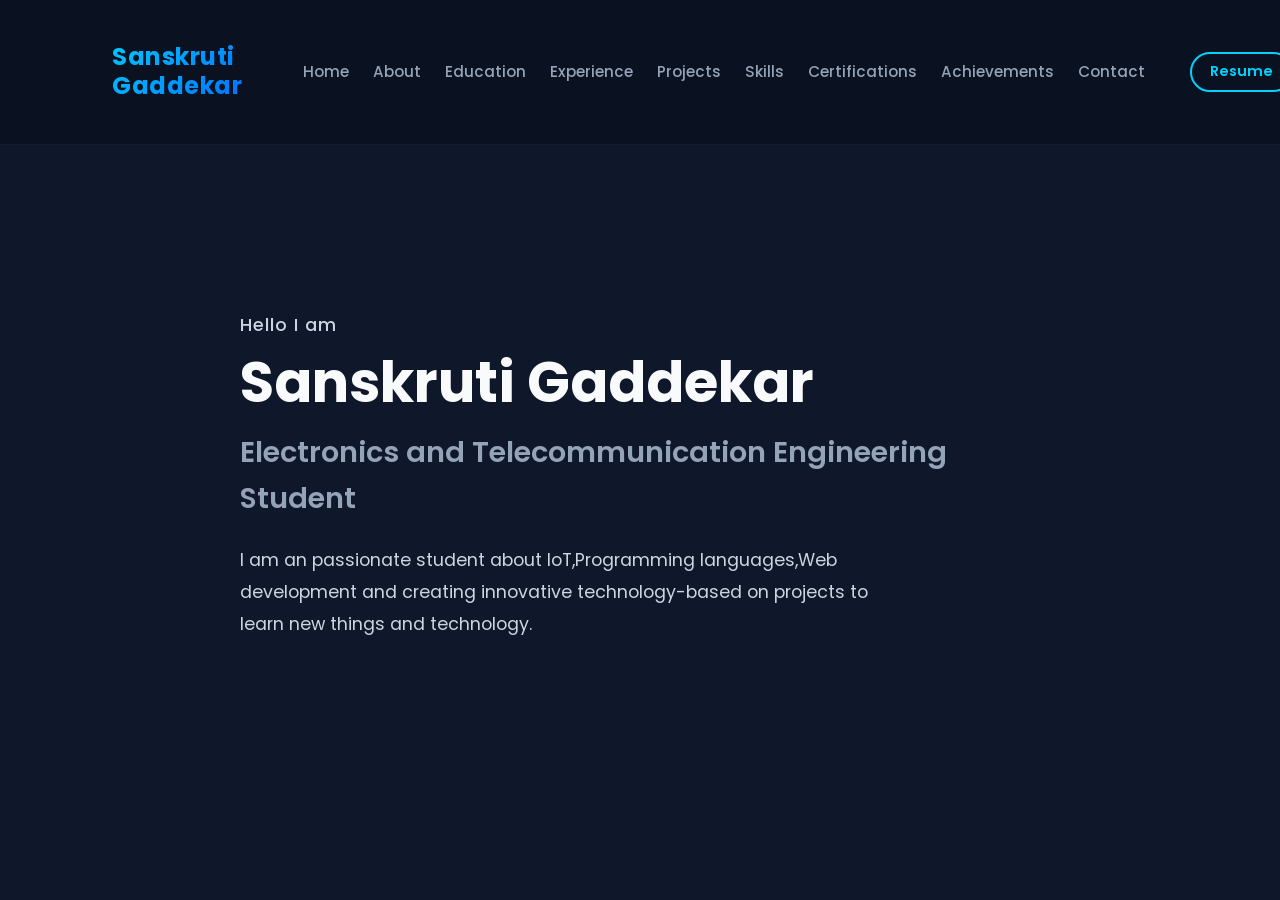
<file: index.html>
<!DOCTYPE html>
<html lang="en">
<head>
    <meta charset="UTF-8">
    <meta name="viewport" content="width=device-width, initial-scale=1.0">
    <title>Sanskruti Gaddekar Portfolio</title>
    <link rel="stylesheet" href="style.css">
</head>
<body>
    <!--header and navbar section-->
    <header>
        <nav class="navbar">
         <div class="logo">Sanskruti Gaddekar</div>
         <ul class="nav-links">
            <li><a href="index.html">Home</a></li>
            <li><a href="about.html">About</a></li>
            <li><a href="education.html">Education</a></li>
            <li><a href="experience.html">Experience</a></li>
            <li><a href="projects.html">Projects</a></li>
            <li><a href="skills.html">Skills</a></li>
            <li><a href="certifications.html">Certifications</a></li>
            <li><a href="achievements.html">Achievements</a></li>
            <li><a href="contact.html">Contact</a></li>
         </ul>
         <a href="resume.pdf"class="resume-btn">Resume</a>
        </nav>

         </div>   
        </nav>
    </header>
    <!--home section-->
    <section id="home" class="home">
        <div class="home-content">
            <p class="hello">Hello I am</p>
            <h1>Sanskruti Gaddekar</h1>
            <h2>Electronics and Telecommunication Engineering Student</h2>
            <p>I am an passionate student about IoT,Programming languages,Web development and creating innovative technology-based on projects to learn new things and technology.</p>
        </div>
    </section>

</body>
</html>
</file>
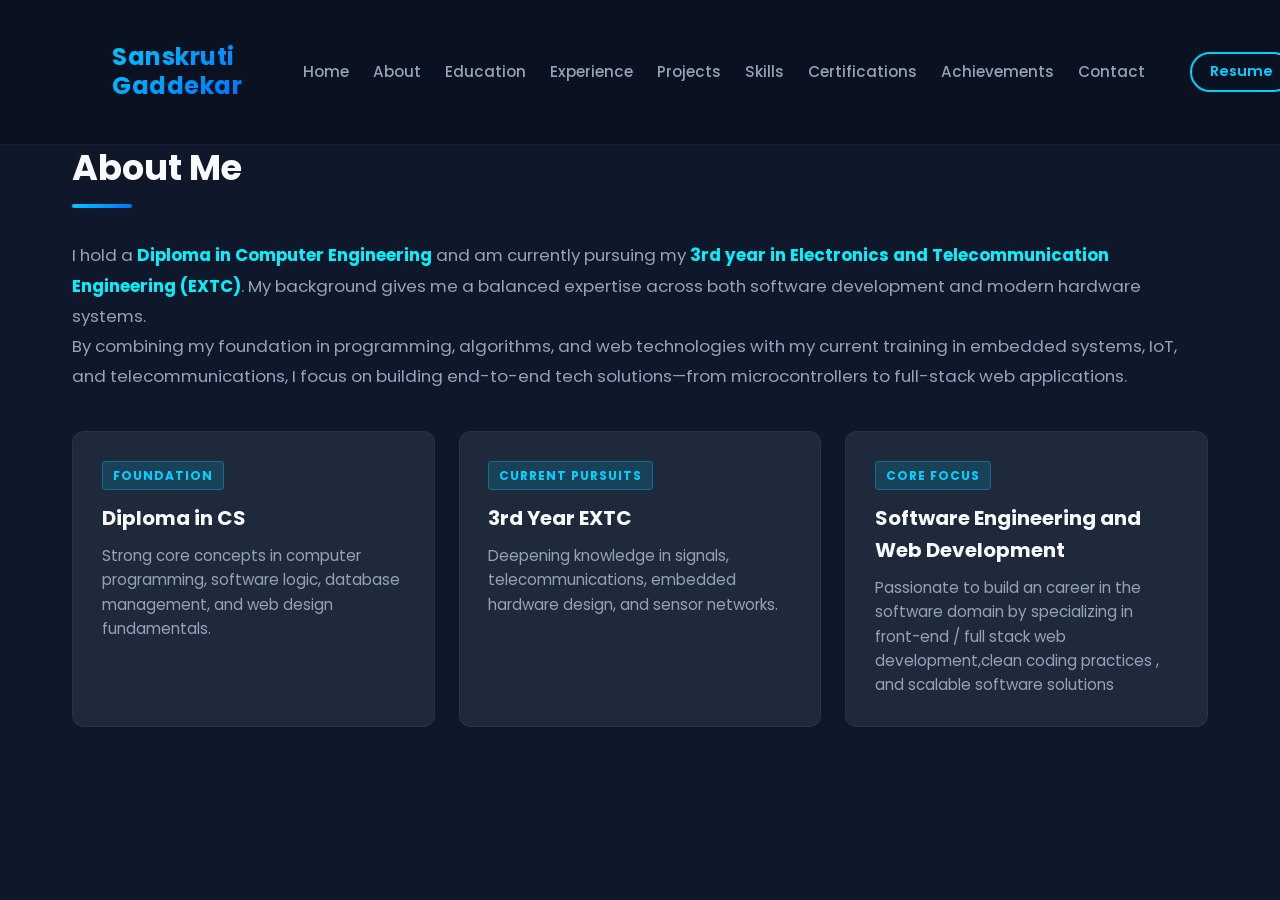
<file: about.html>
<!DOCTYPE html>
<html lang="en">
<head>
    <meta charset="UTF-8">
    <meta name="viewport" content="width=device-width, initial-scale=1.0">
    <title>about</title>
    <link rel="stylesheet"href="style.css">
</head>
<body>

  <!--header and navbar section-->
    <header>
        <nav class="navbar">
         <div class="logo">Sanskruti Gaddekar</div>
         <ul class="nav-links">
            <li><a href="index.html">Home</a></li>
            <li><a href="about.html">About</a></li>
            <li><a href="education.html">Education</a></li>
            <li><a href="experience.html">Experience</a></li>
            <li><a href="projects.html">Projects</a></li>
            <li><a href="skills.html">Skills</a></li>
            <li><a href="certifications.html">Certifications</a></li>
            <li><a href="achievements.html">Achievements</a></li>
            <li><a href="contact.html">Contact</a></li>
         </ul>
         <a href="resume.pdf"class="resume-btn">Resume</a>
        </nav>

         </div>   
        </nav>
    </header>
    

<!-- About Section -->
<section id="about" class="about-section">
  <div class="container">
    <h2 class="section-title">About Me</h2>
    
    <div class="about-content">
      <div class="about-text">
        <p>
          I hold a <strong>Diploma in Computer Engineering</strong> and am currently pursuing my <strong>3rd year in Electronics and Telecommunication Engineering (EXTC)</strong>. My background gives me a balanced expertise across both software development and modern hardware systems.
        </p>
        <p>
          By combining my foundation in programming, algorithms, and web technologies with my current training in embedded systems, IoT, and telecommunications, I focus on building end-to-end tech solutions—from microcontrollers to full-stack web applications.
        </p>
      </div>

      <!-- Core Pillars Grid -->
      <div class="about-cards">
        <div class="card">
          <div class="card-tag">Foundation</div>
          <h3>Diploma in CS</h3>
          <p>Strong core concepts in computer programming, software logic, database management, and web design fundamentals.</p>
        </div>

        <div class="card">
          <div class="card-tag">Current Pursuits</div>
          <h3>3rd Year EXTC</h3>
          <p>Deepening knowledge in signals, telecommunications, embedded hardware design, and sensor networks.</p>
        </div>

        <div class="card">
          <div class="card-tag">Core Focus</div>
          <h3>Software Engineering and Web Development</h3>
          <p>Passionate to build an career in the  software domain by specializing in front-end / full stack web development,clean coding practices , and scalable software solutions</p>
        </div>
      </div>
    </div>
  </div>
</section>
</body>
</html>
</file>
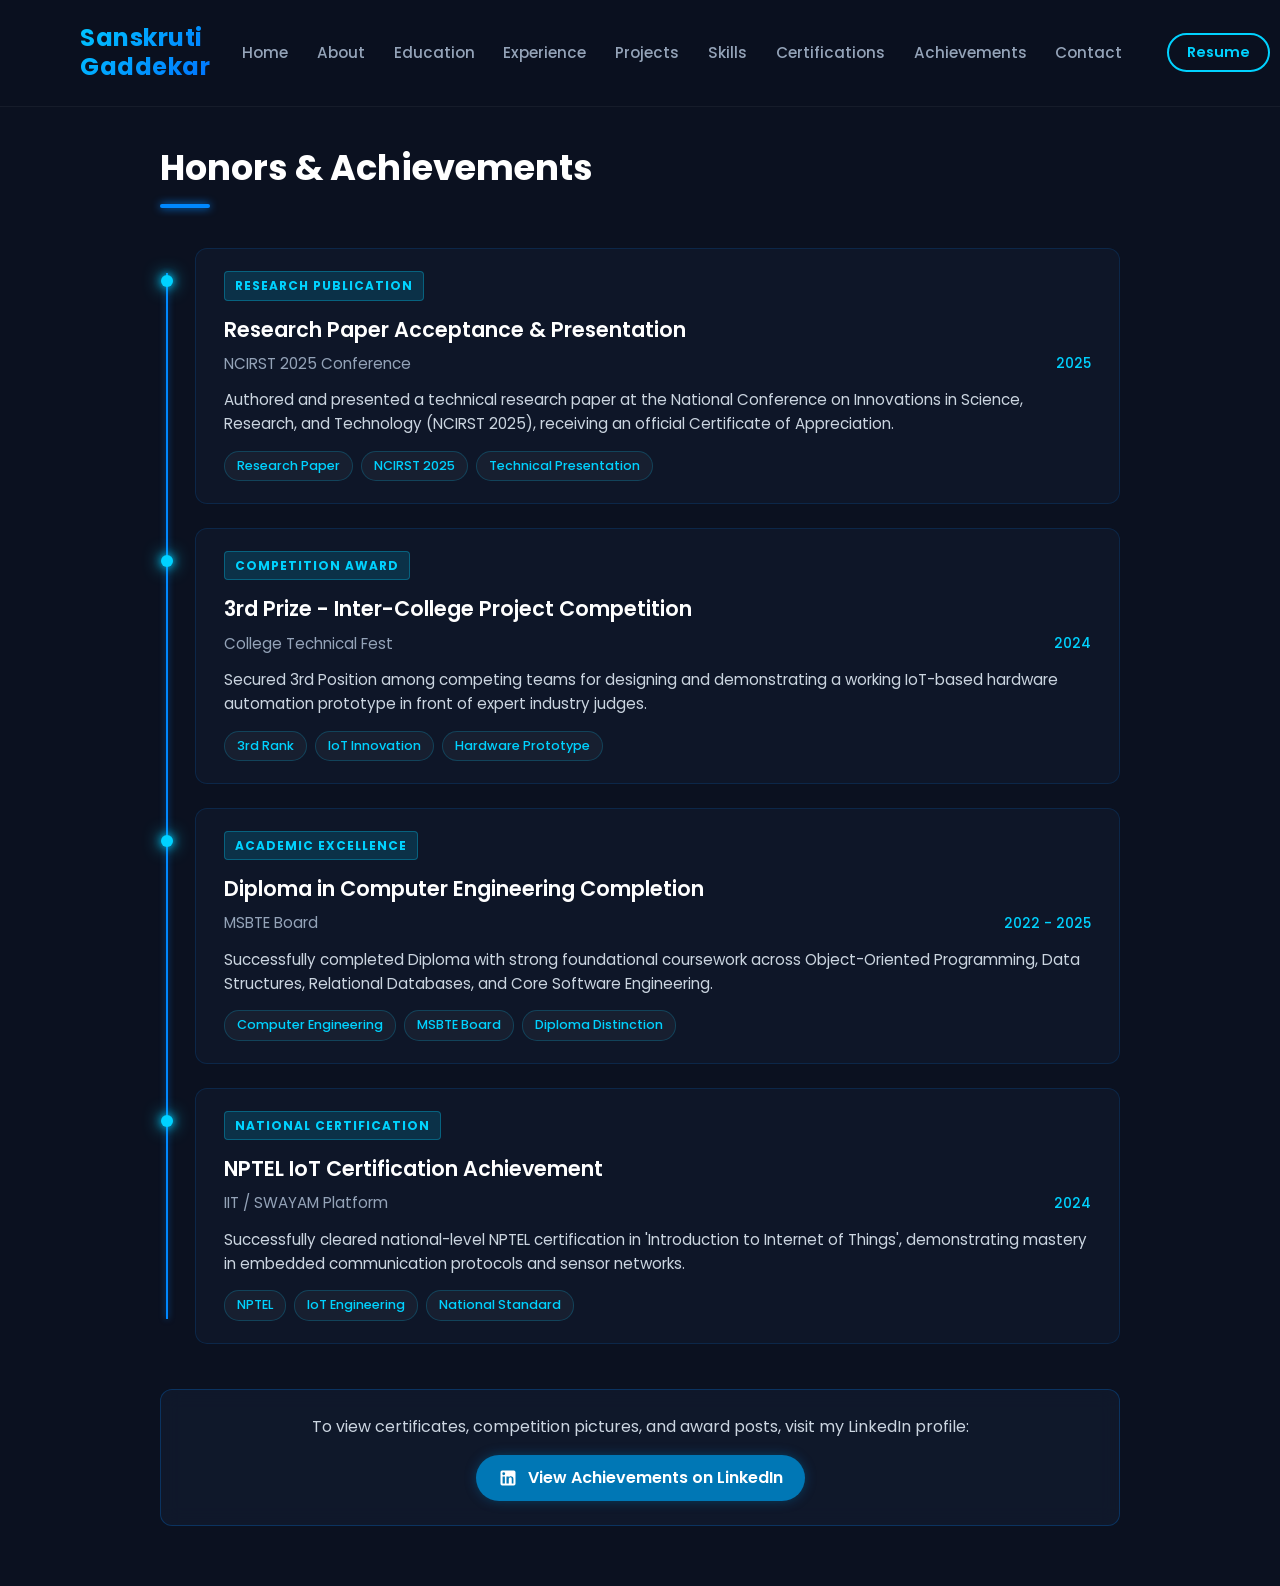
<file: achievements.html>
<!DOCTYPE html>
<html lang="en">
<head>
    <meta charset="UTF-8">
    <meta name="viewport" content="width=device-width, initial-scale=1.0">
    <title>Honors & Achievements</title>
    <link rel="stylesheet" href="style.css">
</head>
<body class="achievements-page">

    <!-- ==========================================
         HEADER SECTION
         ========================================== -->
    <header>
        <div class="logo">Sanskruti Gaddekar</div>
        <nav>
            <a href="index.html">Home</a>
            <a href="about.html">About</a>
            <a href="education.html">Education</a>
            <a href="experience.html">Experience</a>
            <a href="projects.html">Projects</a>
            <a href="skills.html">Skills</a>
            <a href="certifications.html">Certifications</a>
            <a href="achievements.html">Achievements</a>
            <a href="contact.html">Contact</a>
         </ul>
         <a href="resume.pdf"class="resume-btn">Resume</a>
        </nav>
</header>
</nav>

<!-- ==========================================
         MAIN ACHIEVEMENTS CONTENT
         ========================================== -->
    <main class="achievements-container">

        <!-- Page Heading Section -->
        <section class="page-title">
            <h1>Honors & Achievements</h1>
            <div class="underline"></div>
        </section>

        <!-- Vertical Timeline Wrapper -->
        <div class="achievements-timeline">

            <!-- ACHIEVEMENT 1: Paper Publication -->
            <article class="achievement-card">
                <span class="card-tag">Research Publication</span>
                <h2>Research Paper Acceptance & Presentation</h2>
                <h3>NCIRST 2025 Conference <span>2025</span></h3>
                <p>Authored and presented a technical research paper at the National Conference on Innovations in Science, Research, and Technology (NCIRST 2025), receiving an official Certificate of Appreciation.</p>
                <div class="achievement-skills">
                    <span>Research Paper</span>
                    <span>NCIRST 2025</span>
                    <span>Technical Presentation</span>
                </div>
            </article>

            <!-- ACHIEVEMENT 2: Project Competition -->
            <article class="achievement-card">
                <span class="card-tag">Competition Award</span>
                <h2>3rd Prize - Inter-College Project Competition</h2>
                <h3>College Technical Fest <span>2024</span></h3>
                <p>Secured 3rd Position among competing teams for designing and demonstrating a working IoT-based hardware automation prototype in front of expert industry judges.</p>
                <div class="achievement-skills">
                    <span>3rd Rank</span>
                    <span>IoT Innovation</span>
                    <span>Hardware Prototype</span>
                </div>
            </article>

            <!-- ACHIEVEMENT 3: Academic & Diplomas -->
            <article class="achievement-card">
                <span class="card-tag">Academic Excellence</span>
                <h2>Diploma in Computer Engineering Completion</h2>
                <h3>MSBTE Board <span>2022 - 2025</span></h3>
                <p>Successfully completed Diploma with strong foundational coursework across Object-Oriented Programming, Data Structures, Relational Databases, and Core Software Engineering.</p>
                <div class="achievement-skills">
                    <span>Computer Engineering</span>
                    <span>MSBTE Board</span>
                    <span>Diploma Distinction</span>
                </div>
            </article>

            <!-- ACHIEVEMENT 4: NPTEL Certification -->
            <article class="achievement-card">
                <span class="card-tag">National Certification</span>
                <h2>NPTEL IoT Certification Achievement</h2>
                <h3>IIT / SWAYAM Platform <span>2024</span></h3>
                <p>Successfully cleared national-level NPTEL certification in 'Introduction to Internet of Things', demonstrating mastery in embedded communication protocols and sensor networks.</p>
                <div class="achievement-skills">
                    <span>NPTEL</span>
                    <span>IoT Engineering</span>
                    <span>National Standard</span>
                </div>
            </article>

        </div> <!-- End .achievements-timeline -->

        <!-- LinkedIn Reference Box -->
        <div class="linkedin-reference-box">
            <p>To view certificates, competition pictures, and award posts, visit my LinkedIn profile:</p>
            <a href="https://www.linkedin.com/in/sanskruti-gaddekar" target="_blank" class="linkedin-btn">
                <svg width="20" height="20" viewBox="0 0 24 24" fill="currentColor">
                    <path d="M19 3a2 2 0 0 1 2 2v14a2 2 0 0 1-2 2H5a2 2 0 0 1-2-2V5a2 2 0 0 1 2-2h14m-.5 15.5v-5.3a3.26 3.26 0 0 0-3.26-3.26c-.85 0-1.84.52-2.28 1.3v-1.11h-2.79v8.37h2.79v-4.93c0-1.29.35-2.54 1.96-2.54 1.58 0 1.58 1.48 1.58 2.63v4.84h2.8M6.88 8.56a1.68 1.68 0 0 0 1.68-1.68c0-.93-.75-1.69-1.68-1.69a1.69 1.69 0 0 0-1.69 1.69c0 .93.76 1.68 1.69 1.68m1.39 9.94v-8.37H5.5v8.37h2.77z"/>
                </svg>
                View Achievements on LinkedIn
            </a>
        </div>

    </main>
</file>
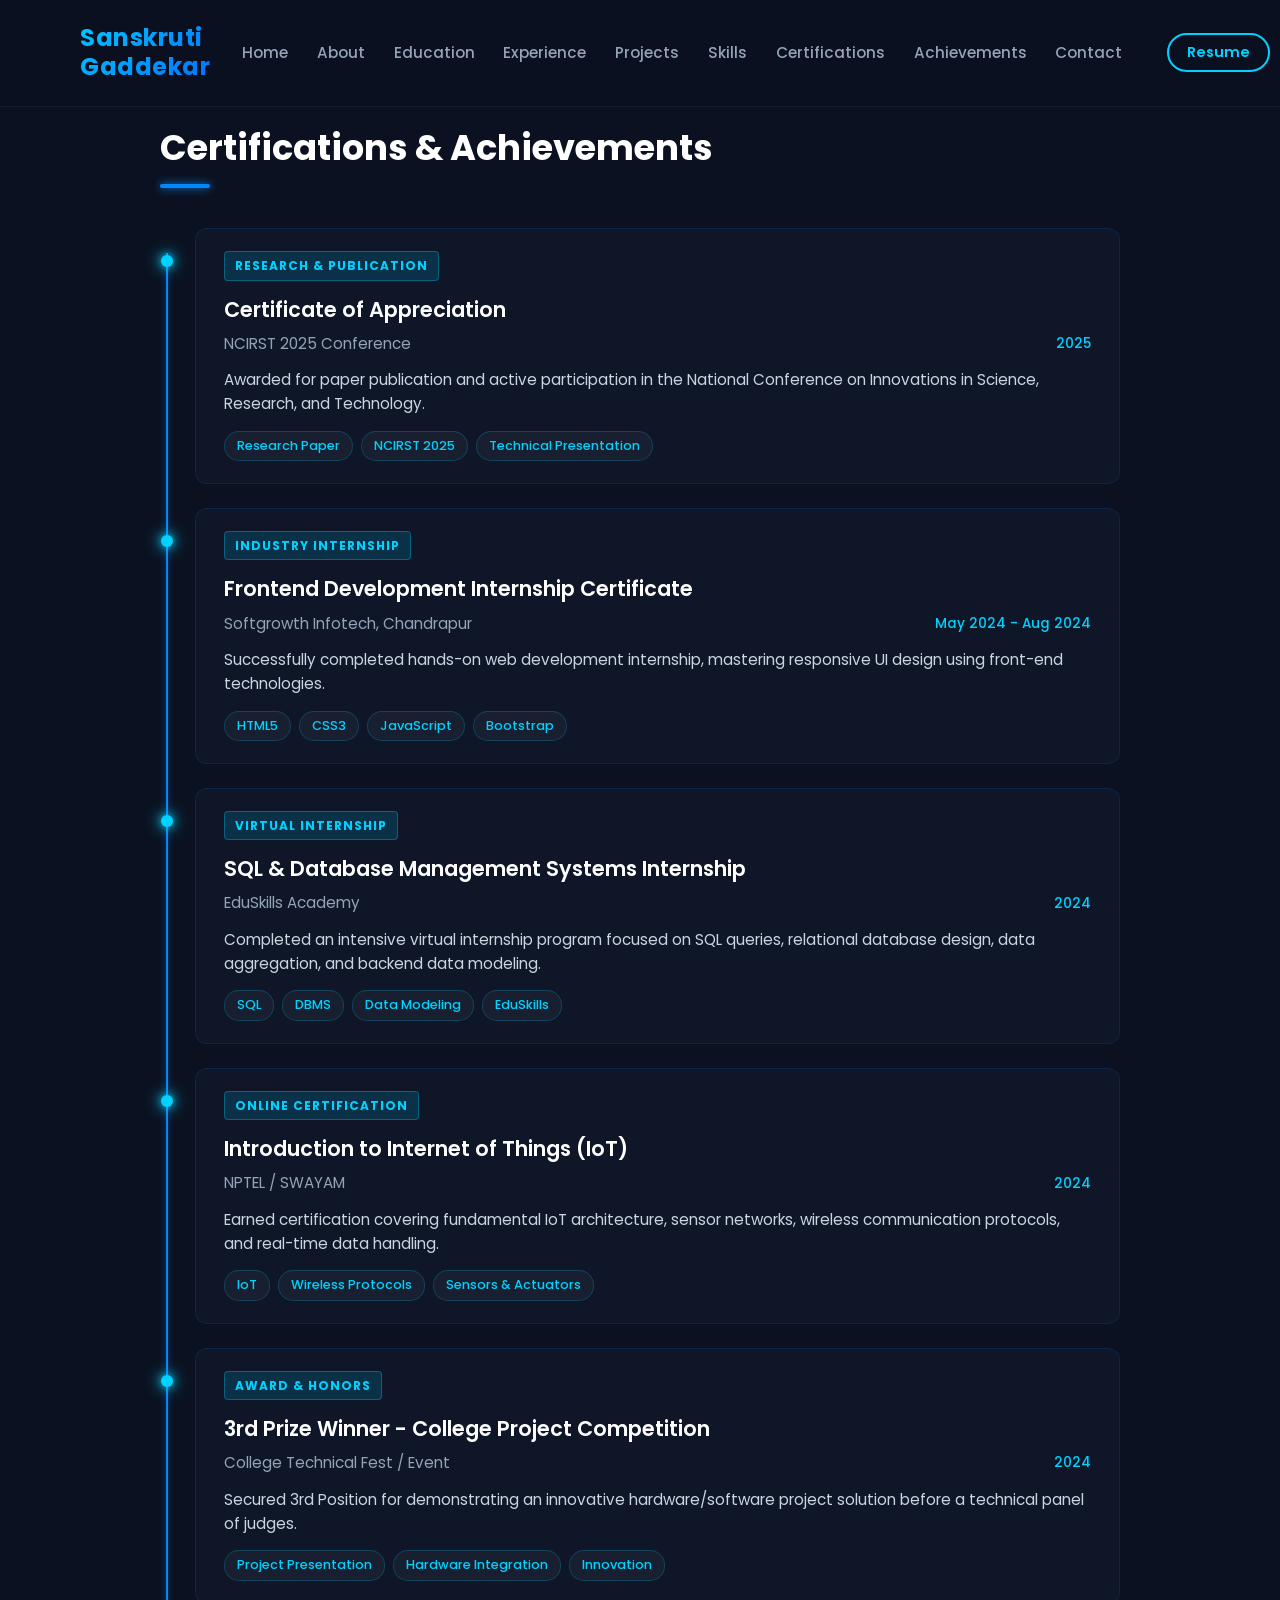
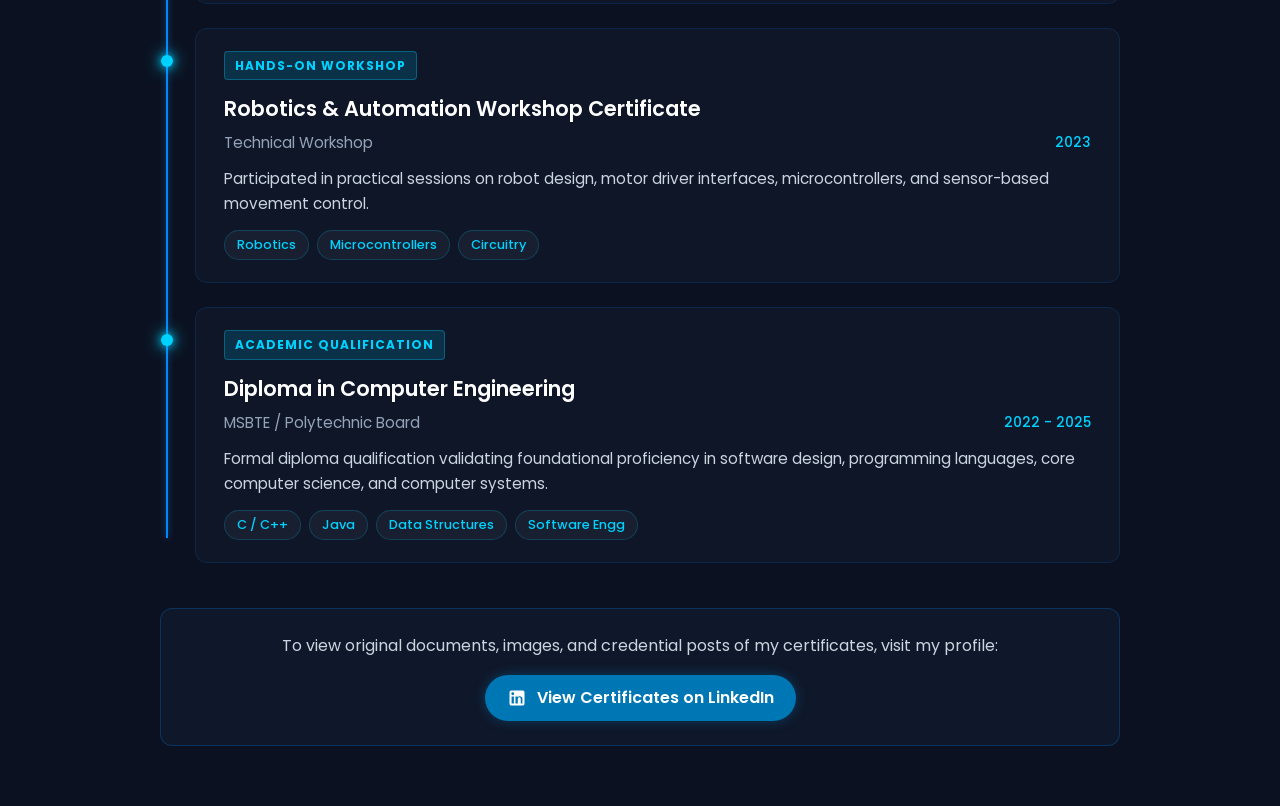
<file: certifications.html>
<!DOCTYPE html>
<html lang="en">
<head>
    <meta charset="UTF-8">
    <meta name="viewport" content="width=device-width, initial-scale=1.0">
    <title>Certifications & Achievements - Sanskruti Gaddekar</title>
    <!-- Main External CSS Stylesheet -->
    <link rel="stylesheet" href="style.css">
</head>
<body class="certifications-page">

    <!-- ==========================================
         NAVIGATION HEADER
         ========================================== -->
    <header>
        <div class="logo">Sanskruti Gaddekar</div>
        <nav>
            <a href="index.html">Home</a>
            <a href="about.html">About</a>
            <a href="education.html">Education</a>
            <a href="experience.html">Experience</a>
            <a href="projects.html">Projects</a>
            <a href="skills.html">Skills</a>
            <a href="certifications.html">Certifications</a>
            <a href="achievements.html">Achievements</a>
            <a href="contact.html">Contact</a>
         </ul>
         <a href="resume.pdf"class="resume-btn">Resume</a>
        </nav>

            

        </nav>
    </header>

    <!-- ==========================================
         MAIN CERTIFICATIONS & ACHIEVEMENTS CONTENT
         ========================================== -->
    <main class="certifications-container">

        <!-- Page Heading Section -->
        <section class="page-title">
            <h1>Certifications & Achievements</h1>
            <div class="underline"></div>
        </section>

        <!-- Vertical Timeline Wrapper -->
        <div class="certifications-timeline">

            <!-- 1. NCIRST 2025 Paper Publication -->
            <article class="cert-card">
                <span class="card-tag">Research & Publication</span>
                <h2>Certificate of Appreciation</h2>
                <h3>NCIRST 2025 Conference <span>2025</span></h3>
                <p>Awarded for paper publication and active participation in the National Conference on Innovations in Science, Research, and Technology.</p>
                <div class="cert-skills">
                    <span>Research Paper</span>
                    <span>NCIRST 2025</span>
                    <span>Technical Presentation</span>
                </div>
            </article>

            <!-- 2. Softgrowth Infotech Internship -->
            <article class="cert-card">
                <span class="card-tag">Industry Internship</span>
                <h2>Frontend Development Internship Certificate</h2>
                <h3>Softgrowth Infotech, Chandrapur <span>May 2024 - Aug 2024</span></h3>
                <p>Successfully completed hands-on web development internship, mastering responsive UI design using front-end technologies.</p>
                <div class="cert-skills">
                    <span>HTML5</span>
                    <span>CSS3</span>
                    <span>JavaScript</span>
                    <span>Bootstrap</span>
                </div>
            </article>

            <!-- 3. EduSkills Virtual Internship -->
            <article class="cert-card">
                <span class="card-tag">Virtual Internship</span>
                <h2>SQL & Database Management Systems Internship</h2>
                <h3>EduSkills Academy <span>2024</span></h3>
                <p>Completed an intensive virtual internship program focused on SQL queries, relational database design, data aggregation, and backend data modeling.</p>
                <div class="cert-skills">
                    <span>SQL</span>
                    <span>DBMS</span>
                    <span>Data Modeling</span>
                    <span>EduSkills</span>
                </div>
            </article>

            <!-- 4. NPTEL IoT Course -->
            <article class="cert-card">
                <span class="card-tag">Online Certification</span>
                <h2>Introduction to Internet of Things (IoT)</h2>
                <h3>NPTEL / SWAYAM <span>2024</span></h3>
                <p>Earned certification covering fundamental IoT architecture, sensor networks, wireless communication protocols, and real-time data handling.</p>
                <div class="cert-skills">
                    <span>IoT</span>
                    <span>Wireless Protocols</span>
                    <span>Sensors & Actuators</span>
                </div>
            </article>

            <!-- 5. Project Competition Winner -->
            <article class="cert-card">
                <span class="card-tag">Award & Honors</span>
                <h2>3rd Prize Winner - College Project Competition</h2>
                <h3>College Technical Fest / Event <span>2024</span></h3>
                <p>Secured 3rd Position for demonstrating an innovative hardware/software project solution before a technical panel of judges.</p>
                <div class="cert-skills">
                    <span>Project Presentation</span>
                    <span>Hardware Integration</span>
                    <span>Innovation</span>
                </div>
            </article>

            <!-- 6. Robotics Workshop -->
            <article class="cert-card">
                <span class="card-tag">Hands-on Workshop</span>
                <h2>Robotics & Automation Workshop Certificate</h2>
                <h3>Technical Workshop <span>2023</span></h3>
                <p>Participated in practical sessions on robot design, motor driver interfaces, microcontrollers, and sensor-based movement control.</p>
                <div class="cert-skills">
                    <span>Robotics</span>
                    <span>Microcontrollers</span>
                    <span>Circuitry</span>
                </div>
            </article>

            <!-- 7. Diploma Certificate -->
            <article class="cert-card">
                <span class="card-tag">Academic Qualification</span>
                <h2>Diploma in Computer Engineering</h2>
                <h3>MSBTE / Polytechnic Board <span>2022 - 2025</span></h3>
                <p>Formal diploma qualification validating foundational proficiency in software design, programming languages, core computer science, and computer systems.</p>
                <div class="cert-skills">
                    <span>C / C++</span>
                    <span>Java</span>
                    <span>Data Structures</span>
                    <span>Software Engg</span>
                </div>
            </article>

        </div> <!-- End .certifications-timeline -->

        <!-- LinkedIn Verification Banner Section -->
        <div class="linkedin-reference-box">
            <p>To view original documents, images, and credential posts of my certificates, visit my profile:</p>
            <!-- REPLACE 'YOUR_LINKEDIN_PROFILE_URL' WITH YOUR ACTUAL LINKEDIN PROFILE LINK -->
            <a href=" https://www.linkedin.com/in/sanskruti-gaddekar-7667a4348/" target="_blank" class="linkedin-btn">
                <svg width="20" height="20" viewBox="0 0 24 24" fill="currentColor">
                    <path d="M19 3a2 2 0 0 1 2 2v14a2 2 0 0 1-2 2H5a2 2 0 0 1-2-2V5a2 2 0 0 1 2-2h14m-.5 15.5v-5.3a3.26 3.26 0 0 0-3.26-3.26c-.85 0-1.84.52-2.28 1.3v-1.11h-2.79v8.37h2.79v-4.93c0-1.29.35-2.54 1.96-2.54 1.58 0 1.58 1.48 1.58 2.63v4.84h2.8M6.88 8.56a1.68 1.68 0 0 0 1.68-1.68c0-.93-.75-1.69-1.68-1.69a1.69 1.69 0 0 0-1.69 1.69c0 .93.76 1.68 1.69 1.68m1.39 9.94v-8.37H5.5v8.37h2.77z"/>
                </svg>
                View Certificates on LinkedIn
            </a>
        </div>

    </main>

</body>
</html>
</file>
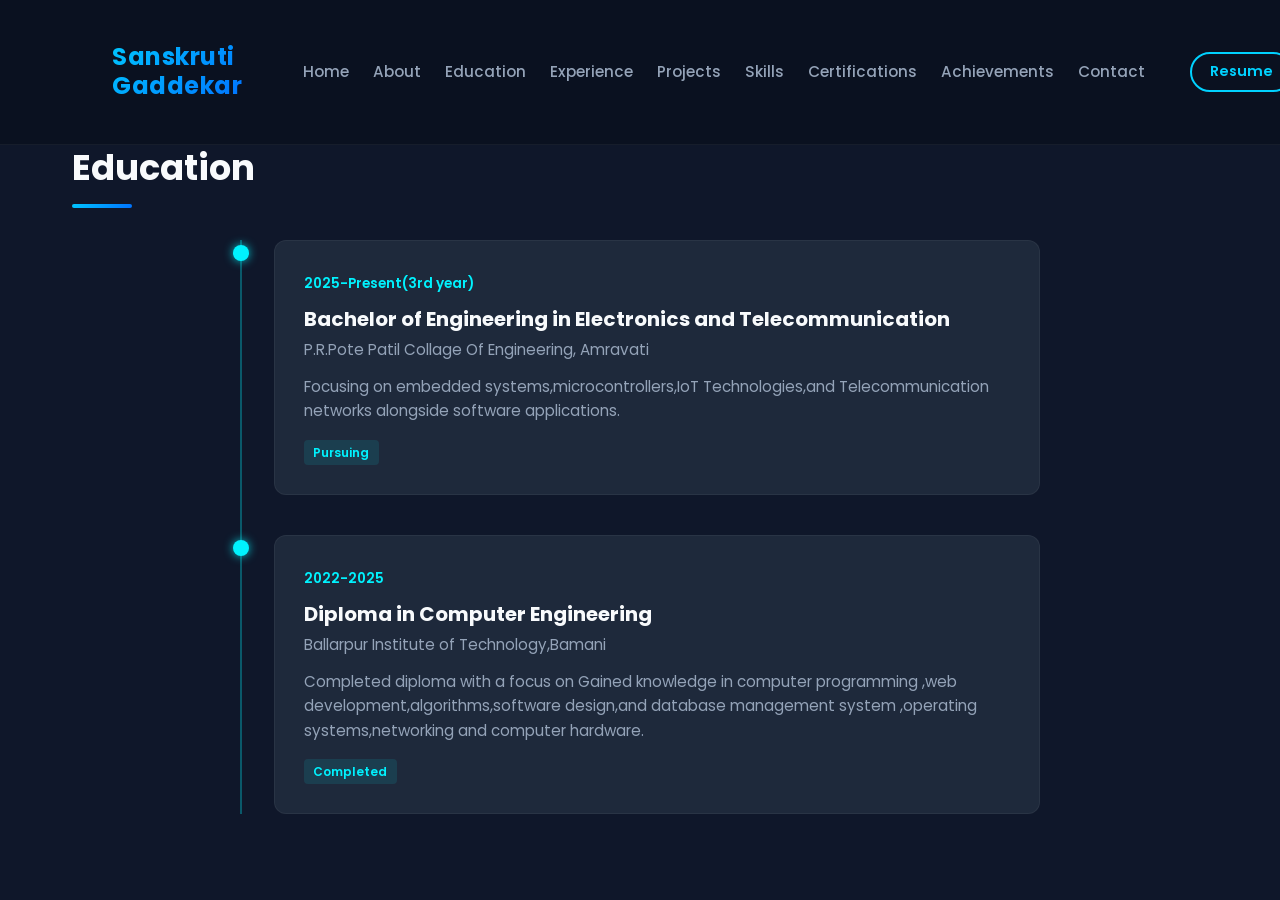
<file: education.html>
<!DOCTYPE html>
<html lang="en">
<head>
    <meta charset="UTF-8">
    <meta name="viewport" content="width=device-width, initial-scale=1.0">
    <title>education</title>
    <link rel="stylesheet" href="style.css">
</head>
<body>

     <!--header and navbar section-->
    <header>
        <nav class="navbar">
         <div class="logo">Sanskruti Gaddekar</div>
         <ul class="nav-links">
            <li><a href="index.html">Home</a></li>
            <li><a href="about.html">About</a></li>
            <li><a href="education.html">Education</a></li>
            <li><a href="experience.html">Experience</a></li>
            <li><a href="projects.html">Projects</a></li>
            <li><a href="skills.html">Skills</a></li>
            <li><a href="certifications.html">Certifications</a></li>
            <li><a href="achievements.html">Achievements</a></li>
            <li><a href="contact.html">Contact</a></li>
         </ul>
         <a href="resume.pdf"class="resume-btn">Resume</a>
        </nav>

         </div>   
        </nav>
    </header>

    <!--educational details-->
    <section id="education" class="education-section">
        <div class="container">
            <h2 class="section-title">Education</h2>

            <div class="timeline">
                <!--Degree details -->
                <div class="timeline-item">
                    <div class="timeline-dot"></div>
                    <div class="timeline-content">
                        <span class="timeline-date">2025-Present(3rd year)</span>
                        <h3 class=>Bachelor of Engineering in Electronics and Telecommunication</h3>
                        <h4>P.R.Pote Patil Collage Of Engineering, Amravati</h4>
                        <p>Focusing on embedded systems,microcontrollers,IoT Technologies,and Telecommunication networks alongside software applications.</p>
                        <div class="timeline-badge">Pursuing</div>
                    </div>

                </div>
                <!--Diploma deatils-->
                <div class="timeline-item">
                    <div class="timeline-dot"></div>
                    <div class="timeline-content">
                        <span class="timeline-date">2022-2025</span>
                        <h3 class="timeline-title">Diploma in Computer Engineering</h3>
                        <h4>Ballarpur Institute of Technology,Bamani</h4>
                        <p>Completed diploma with a focus on Gained knowledge in computer programming ,web development,algorithms,software design,and database management system ,operating systems,networking and computer hardware.</p>
                        <div class="timeline-badge">Completed</div>

                        
                        
                    </div>
                </div>
            </div>
        </div>

    </section>
    
</body>
</html>
</file>
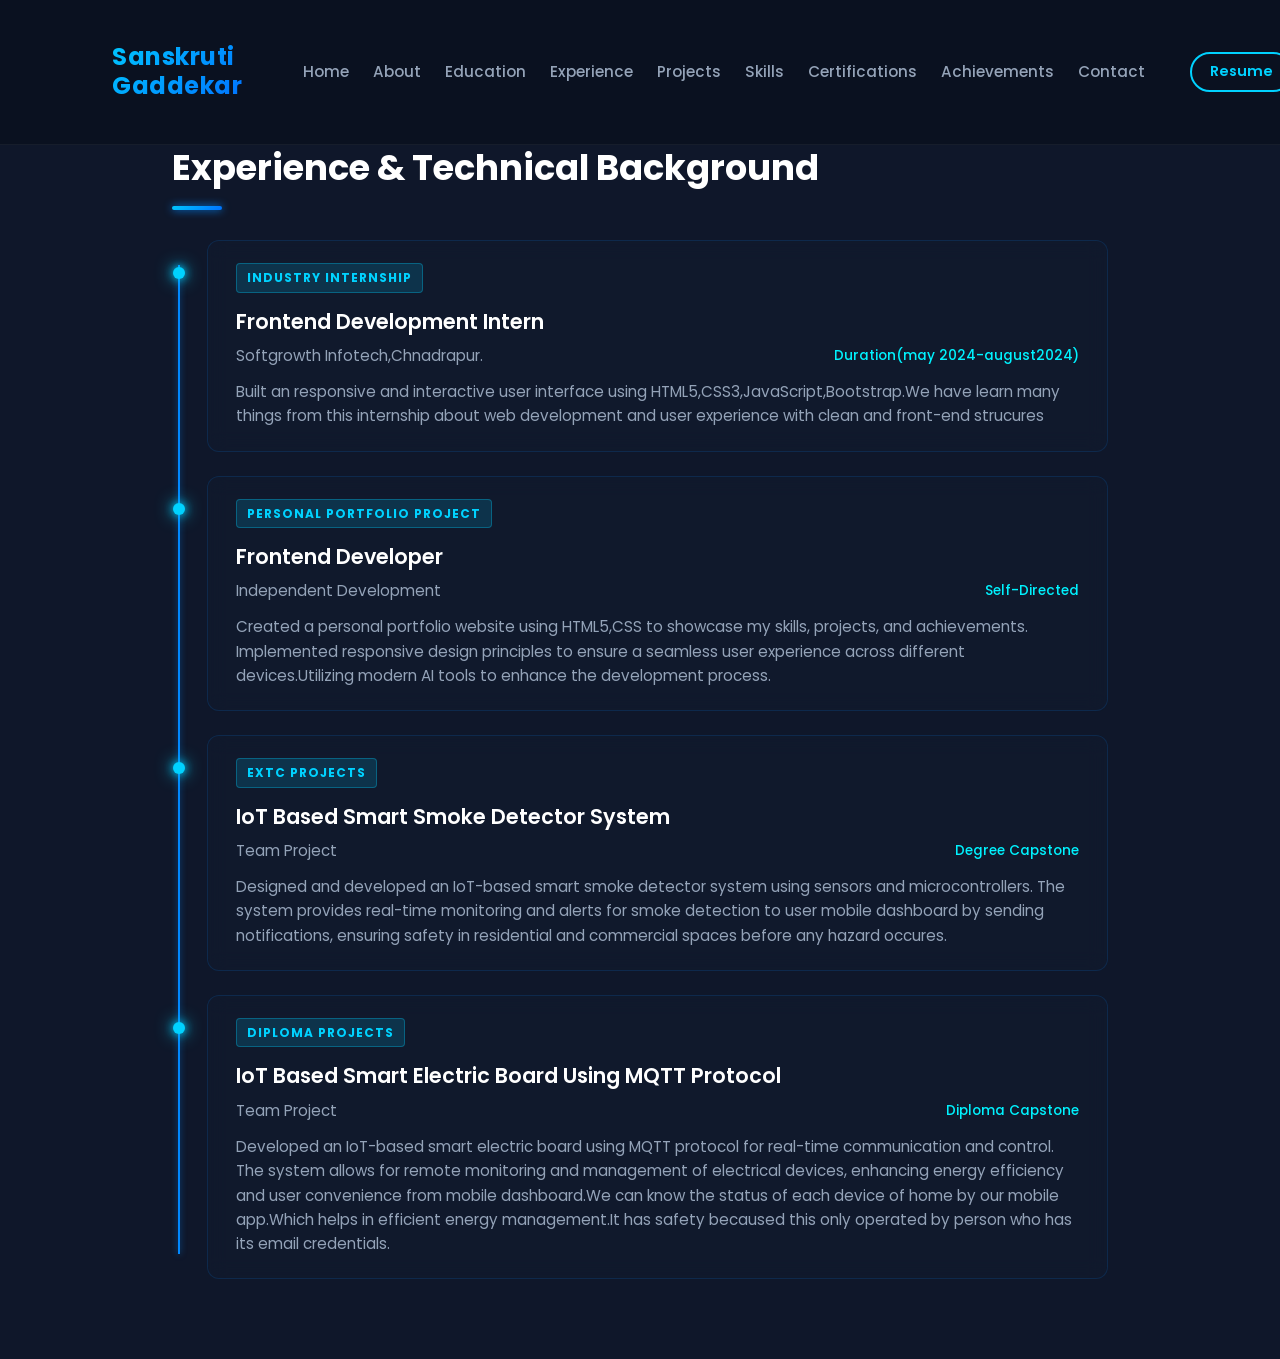
<file: experience.html>
<!DOCTYPE html>
<html lang="en">
<head>
    <meta charset="UTF-8">
    <meta name="viewport" content="width=device-width, initial-scale=1.0">
    <title>Experience</title>
    <link rel="stylesheet" href="style.css">
</head>
<body>
    <!--header and navbar section-->
    <header>
        <nav class="navbar">
         <div class="logo">Sanskruti Gaddekar</div>
         <ul class="nav-links">
            <li><a href="index.html">Home</a></li>
            <li><a href="about.html">About</a></li>
            <li><a href="education.html">Education</a></li>
            <li><a href="experience.html">Experience</a></li>
            <li><a href="projects.html">Projects</a></li>
            <li><a href="skills.html">Skills</a></li>
            <li><a href="certifications.html">Certifications</a></li>
            <li><a href="achievements.html">Achievements</a></li>
            <li><a href="contact.html">Contact</a></li>
         </ul>
         <a href="resume.pdf"class="resume-btn">Resume</a>
        </nav>

         </div>   
        </nav>
    </header>

    <!--main experience section-->
    <section id="experience" class="experience-section">
        <div class="container">
            <h2 class="section-title">Experience & Technical Background</h2>
            <div class="experience-cards">
                <!--internship details-->
            <div class="cards">
                <div class="card-tag">Industry Internship</div>
                <h3>Frontend Development Intern</h3>
                <h4>Softgrowth Infotech,Chnadrapur.  <span>Duration(may 2024-august2024)</span></h4>
                <p>Built an responsive and interactive user interface using HTML5,CSS3,JavaScript,Bootstrap.We have learn many things from this internship about web development and user experience with clean and front-end strucures</p>
            </div>
            <!-- personal project  details-->
             <div class="cards">
                <div class="card-tag">Personal Portfolio Project</div>
                <h3>Frontend Developer</h3>
                <h4>Independent Development   <span>Self-Directed</span></h4>
                <p>Created a personal portfolio website using HTML5,CSS to showcase my skills, projects, and achievements. Implemented responsive design principles to ensure a seamless user experience across different devices.Utilizing modern AI tools to enhance the development process.</p>
            </div>

            <!--EXTC projects details-->
            <div class="cards">
                <div class="card-tag">EXTC Projects</div>
                <h3>IoT Based Smart Smoke Detector System</h3>
                <h4>Team Project  <span>Degree Capstone</span></h4>
                <p>Designed and developed an IoT-based smart smoke detector system using sensors and microcontrollers. The system provides real-time monitoring and alerts for smoke detection to user mobile dashboard by sending notifications, ensuring safety in residential and commercial spaces before any hazard occures.</p>
                </div>
                <!--END OF EXTC PROJECTS-->
            <!--diploma projects details-->
            <div class="cards">
                <div class="card-tag">Diploma Projects</div>
                <h3>IoT Based Smart Electric Board Using MQTT Protocol</h3>
                <h4>Team Project  <span>Diploma Capstone </span></h4>
                <p>Developed an IoT-based smart electric board using MQTT protocol for real-time communication and control. The system allows for remote monitoring and management of electrical devices, enhancing energy efficiency and user convenience from mobile dashboard.We can know the status of each device of home by our mobile app.Which helps in efficient energy management.It has safety becaused this only operated by person who has its email credentials.</p>
                </div>
            </div>
        </div>
        </section>
</body>
</html>
</file>
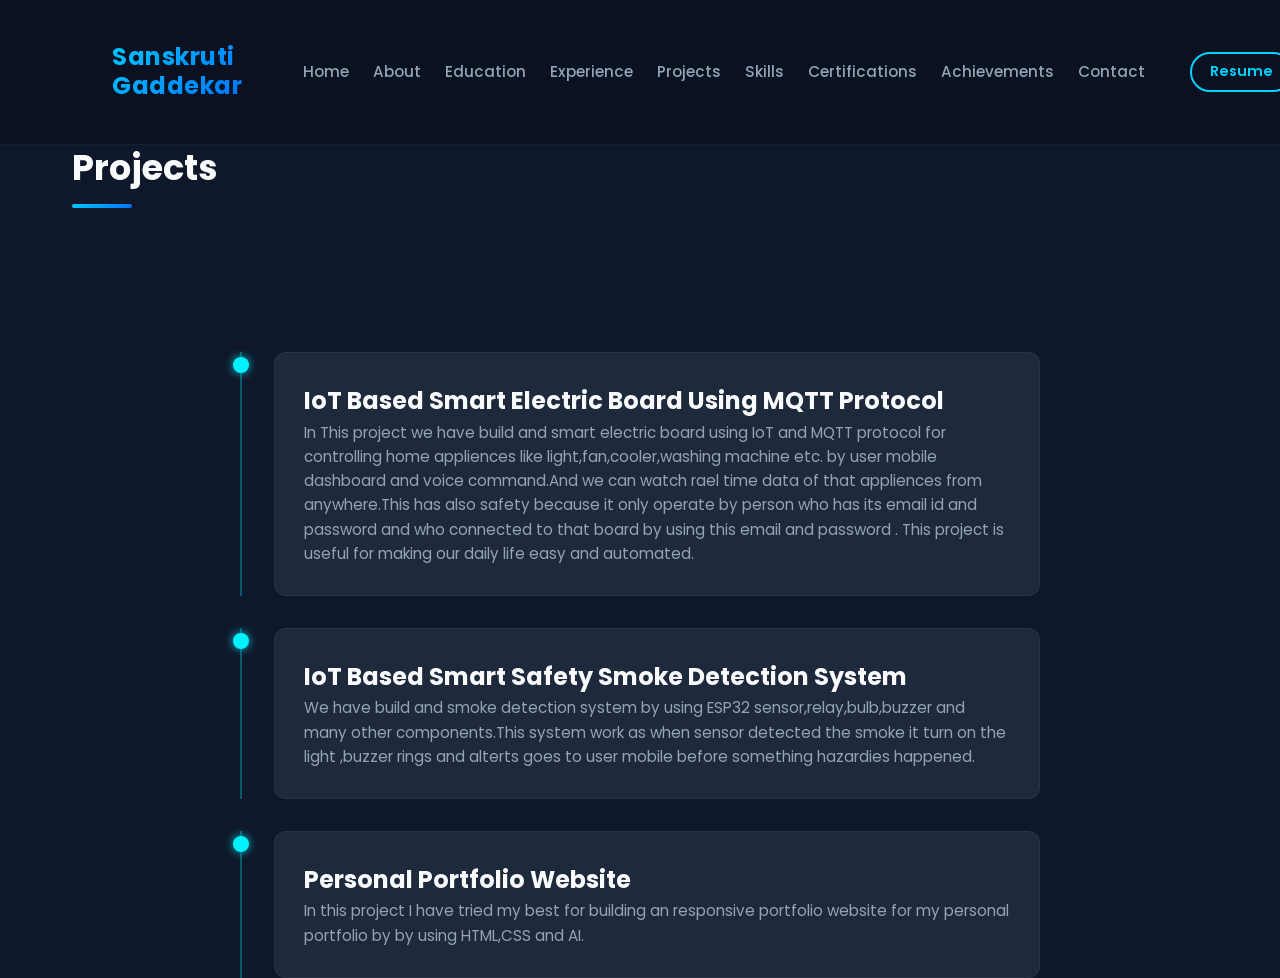
<file: projects.html>
<!DOCTYPE html>
<html lang="en">
<head>
    <meta charset="UTF-8">
    <meta name="viewport" content="width=device-width, initial-scale=1.0">
    <title>projects</title>
    <link rel="stylesheet" href="style.css">
</head>
<body>
    <!--header and navbar section-->
    <header>
        <nav class="navbar">
         <div class="logo">Sanskruti Gaddekar</div>
         <ul class="nav-links">
            <li><a href="index.html">Home</a></li>
            <li><a href="about.html">About</a></li>
            <li><a href="education.html">Education</a></li>
            <li><a href="experience.html">Experience</a></li>
            <li><a href="projects.html">Projects</a></li>
            <li><a href="skills.html">Skills</a></li>
            <li><a href="certifications.html">Certifications</a></li>
            <li><a href="achievements.html">Achievements</a></li>
            <li><a href="contact.html">Contact</a></li>
         </ul>
         <a href="resume.pdf"class="resume-btn">Resume</a>
        </nav>

         </div>   
        </nav>
    </header>

    <main>
        <section id="projects" class="project-section">
            <h1 class="section-title">Projects</h1>
            </section>
<!-- project 1 -->
 <article>
    <div class="container">
           

            <div class="timeline">
                <!--Degree details -->
                <div class="timeline-item">
                    <div class="timeline-dot"></div>
                    <div class="timeline-content">
    <h2>IoT Based Smart Electric Board Using MQTT Protocol</h2>
     <p>In This project we have build and smart electric board using IoT and MQTT protocol for controlling home appliences like light,fan,cooler,washing machine etc. by user mobile dashboard and voice command.And we can watch rael time data of that appliences from anywhere.This has also safety because it only operate by person who has its email id and password and who connected to that board by using this email and password . This project is useful for making our daily life easy and automated. </p>
</article>
<!-- project 2 -->
 <article>
    <div class="container">
            

            <div class="timeline">
                <!--Degree details -->
                <div class="timeline-item">
                    <div class="timeline-dot"></div>
                    <div class="timeline-content">
    <h2>IoT Based Smart Safety Smoke Detection System</h2>
    <p>We have build and smoke detection system by using ESP32 sensor,relay,bulb,buzzer and many other components.This system work as when sensor detected the smoke it turn on the light ,buzzer rings and alterts goes to user mobile before something hazardies happened.</p>
 </article>
 <article>
    <div class="container">
            

            <div class="timeline">
                <!--Degree details -->
                <div class="timeline-item">
                    <div class="timeline-dot"></div>
                    <div class="timeline-content">
    <!-- project 3 -->
     <h2>Personal Portfolio Website</h2>
     <p>In this project I have tried my best for building an responsive portfolio website for my personal portfolio by by using HTML,CSS and AI.</p>
 </article>
 </main>

    
</body>
</html>
</file>
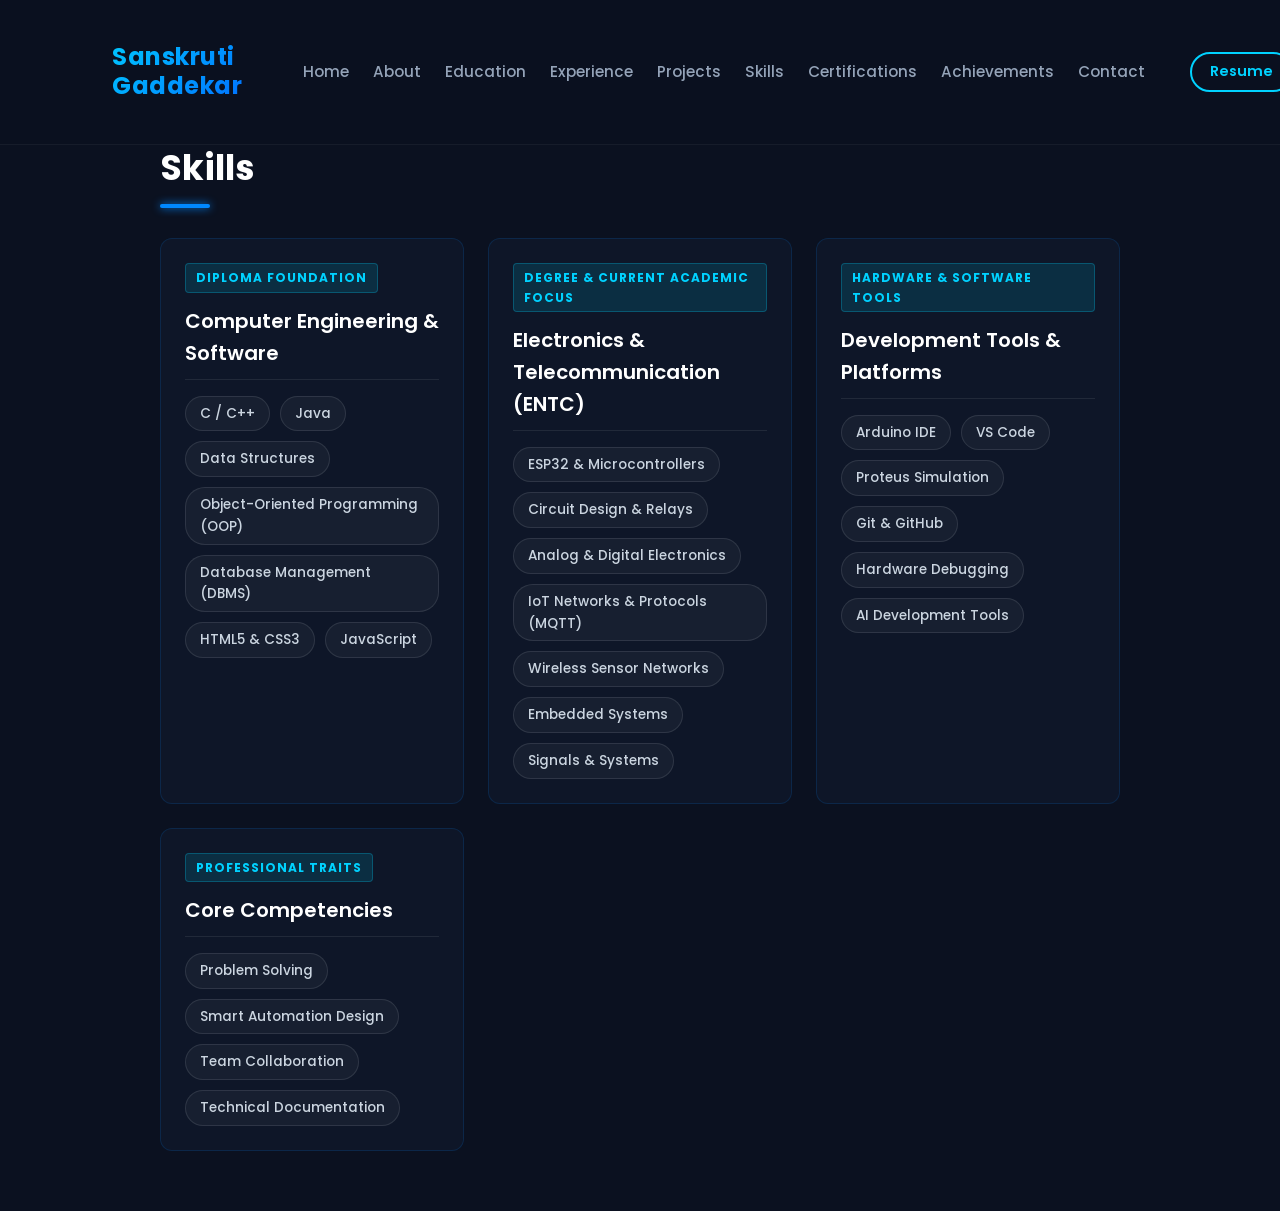
<file: skills.html>
<!DOCTYPE html>
<html lang="en">
<head>
    <meta charset="UTF-8">
    <meta name="viewport" content="width=device-width, initial-scale=1.0">
    <title>Skills</title>
    <link rel="stylesheet" href="style.css">
</head>
<body class="skills-page">
    <header>
        <nav class="navbar">
            <div class="logo">Sanskruti Gaddekar</div>
            <ul class="nav-links">
            <li><a href="index.html">Home</a></li>
            <li><a href="about.html">About</a></li>
             <li><a href="education.html">Education</a></li>
            <li><a href="experience.html">Experience</a></li>
            <li><a href="projects.html">Projects</a></li>
            <li><a href="skills.html">Skills</a></li>
            <li><a href="certifications.html">Certifications</a></li>
            <li><a href="achievements.html">Achievements</a></li>
            <li><a href="contact.html">Contact</a></li>
         </ul>
         <a href="resume.pdf"class="resume-btn">Resume</a>
        </nav>

         </div>   
        </nav>
        </header>
        
           <!-- ==========================================
         MAIN SKILLS CONTENT
         ========================================== -->
    <main class="skills-container">

        <!-- Page Heading & Accent Bar -->
        <section class="page-title">
            <h1>Skills</h1>
            <div class="underline"></div>
        </section>

        <!-- Technical Skills Grid Wrapper -->
        <div class="skills-grid">
            
            <!-- SECTION 1: Computer Engineering Background (Diploma) -->
            <div class="skill-card">
                <div class="card-tag">Diploma Foundation</div>
                <h2>Computer Engineering & Software</h2>
                <div class="skill-tags">
                    <!-- Core Programming Languages -->
                    <span class="skill-badge">C / C++</span>
                    <span class="skill-badge">Java</span>
                    
                    <!-- Computer Science Fundamentals -->
                    <span class="skill-badge">Data Structures</span>
                    <span class="skill-badge">Object-Oriented Programming (OOP)</span>
                    <span class="skill-badge">Database Management (DBMS)</span>
                    
                    <!-- Frontend Web Stack -->
                    <span class="skill-badge">HTML5 & CSS3</span>
                    <span class="skill-badge">JavaScript</span>
                </div>
            </div>

            <!-- SECTION 2: Electronics & Telecommunication Background (B.E. Degree - 3rd Year) -->
            <div class="skill-card">
                <div class="card-tag">Degree & Current Academic Focus</div>
                <h2>Electronics & Telecommunication (ENTC)</h2>
                <div class="skill-tags">
                    <!-- Hardware & Microcontrollers -->
                    <span class="skill-badge">ESP32 & Microcontrollers</span>
                    <span class="skill-badge">Circuit Design & Relays</span>
                    <span class="skill-badge">Analog & Digital Electronics</span>
                    
                    <!-- IoT & Networking Protocols -->
                    <span class="skill-badge">IoT Networks & Protocols (MQTT)</span>
                    <span class="skill-badge">Wireless Sensor Networks</span>
                    <span class="skill-badge">Embedded Systems</span>
                    <span class="skill-badge">Signals & Systems</span>
                </div>
            </div>

            <!-- SECTION 3: IDEs, Platforms & Tools -->
            <div class="skill-card">
                <div class="card-tag">Hardware & Software Tools</div>
                <h2>Development Tools & Platforms</h2>
                <div class="skill-tags">
                    <!-- Embedded & IDE Tools -->
                    <span class="skill-badge">Arduino IDE</span>
                    <span class="skill-badge">VS Code</span>
                    <span class="skill-badge">Proteus Simulation</span>
                    
                    <!-- Version Control & Modern Tools -->
                    <span class="skill-badge">Git & GitHub</span>
                    <span class="skill-badge">Hardware Debugging</span>
                    <span class="skill-badge">AI Development Tools</span>
                </div>
            </div>

            <!-- SECTION 4: Engineering & Soft Skills -->
            <div class="skill-card">
                <div class="card-tag">Professional Traits</div>
                <h2>Core Competencies</h2>
                <div class="skill-tags">
                    <!-- Analytical & Soft Skills -->
                    <span class="skill-badge">Problem Solving</span>
                    <span class="skill-badge">Smart Automation Design</span>
                    <span class="skill-badge">Team Collaboration</span>
                    <span class="skill-badge">Technical Documentation</span>
                </div>
            </div>

        </div> <!-- End .skills-grid -->
        
    </main>

    
</body>
</html>
</file>
<file: style.css>
/* Google Font Import */
@import url('https://fonts.googleapis.com/css2?family=Poppins:wght@300;400;600;700&display=swap');

/* CSS Reset & Variables */
* {
    margin: 0;
    padding: 0;
    box-sizing: border-box;
    font-family: 'Poppins', sans-serif;
    scroll-behavior: smooth;
}

:root {
    --bg-color: #0f172a;        /* Deep modern dark background */
    --card-bg: #1e293b;         /* Slightly lighter container color */
    --accent-color: #00f2fe;    /* Electric cyan accent */
    --accent-gradient: linear-gradient(135deg, #00c6ff 0%, #0072ff 100%);
    --text-primary: #f8fafc;    /* Crisp light text */
    --text-secondary: #94a3b8;  /* Muted secondary text */
}

body {
    background-color: var(--bg-color);
    color: var(--text-primary);
    line-height: 1.6;
    overflow-x: hidden;
}

/* Header & Navbar Styling */
header {
    position: fixed;
    top: 0;
    left: 0;
    width: 100%;
    background: rgba(15, 23, 42, 0.85);
    backdrop-filter: blur(10px);
    z-index: 1000;
    border-bottom: 1px solid rgba(255, 255, 255, 0.05);
}

.navbar {
    display: flex;
    justify-content: space-between;
    align-items: center;
    max-width: 1200px;
    margin: 0 auto;
    padding: 1.2rem 2rem;
}

.logo {
    font-size: 1.5rem;
    font-weight: 700;
    color: var(--text-primary);
    letter-spacing: 0.5px;
    background: var(--accent-gradient);
    -webkit-background-clip: text;
    -webkit-text-fill-color: transparent;
}

.nav-links {
    display: flex;
    list-style: none;
    gap: 1.5rem;
}

.nav-links li a {
    text-decoration: none;
    color: var(--text-secondary);
    font-size: 0.95rem;
    font-weight: 500;
    transition: color 0.3s ease;
}

.nav-links li a:hover {
    color: var(--accent-color);
}

/* Resume Button Styling */
.resume-btn {
    text-decoration: none;
    padding: 0.5rem 1.2rem;
    background: transparent;
    color: var(--accent-color);
    border: 2px solid var(--accent-color);
    border-radius: 25px;
    font-weight: 600;
    font-size: 0.9rem;
    transition: all 0.3s ease;
    margin-left:1rem;
}

.resume-btn:hover {
    background: var(--accent-color);
    color: var(--bg-color);
    box-shadow: 0 0 15px rgba(0, 242, 254, 0.4);
}

/* Home / Hero Section */
.home {
    min-height: 100vh;
    display: flex;
    align-items: center;
    justify-content: center;
    padding-top: 50px;
    max-width: 1200px;
    margin: 0 auto;
}

.home-content {
    max-width: 800px;
}

.hello {
    font-size: 1.2rem;
    color: var(--accent-color);
    font-weight: 500;
    margin-bottom: 0.5rem;
    letter-spacing: 1px;
}

.home-content h1 {
    font-size: 3.5rem;
    font-weight: 700;
    line-height: 1.2;
    margin-bottom: 0.8rem;
}

.home-content h2 {
    font-size: 1.8rem;
    color: var(--text-secondary);
    font-weight: 600;
    margin-bottom: 1.5rem;
}

.home-content p {
    font-size: 1.1rem;
    color: #cbd5e1;
    max-width: 650px;
    line-height: 1.8;
}

/* Responsive Design for Tablets & Mobile */
@media (max-width: 900px) {
    .nav-links {
        display: none; /* Tip: You can add JS toggle menu for mobile hamburger later */
    }

    .home-content h1 {
        font-size: 2.5rem;
    }

    .home-content h2 {
        font-size: 1.4rem;
    }
}

/* about section*/
/* About Section Styles */
.about-section {
    padding-top: 140px;
    padding-bottom: 5rem ;
    padding-left: 2rem;
    padding-right: 2rem;
    max-width: 1200px;
    margin: 0 auto;
}

.section-title {
    font-size: 2.2rem;
    font-weight: 700;
    margin-bottom: 2rem;
    color: var(--text-primary);
}

.section-title::after {
    content: '';
    display: block;
    width: 60px;
    height: 4px;
    background: var(--accent-gradient);
    margin-top: 8px;
    border-radius: 2px;
}

.about-text {
    font-size: 1.05rem;
    color: var(--text-secondary);
    line-height: 1.8;
    margin-bottom: 2.5rem;
}

.about-text strong {
    color: var(--accent-color);
}

/* Feature Cards Grid */
.about-cards {
    display: grid;
    grid-template-columns: repeat(auto-fit, minmax(280px, 1fr));
    gap: 1.5rem;
}

.about-cards .card {
    background: var(--card-bg);
    padding: 1.8rem;
    border-radius: 12px;
    border: 1px solid rgba(255, 255, 255, 0.05);
    transition: transform 0.3s ease, border-color 0.3s ease;
}

.about-cards .card:hover {
    transform: translateY(-5px);
    border-color: var(--accent-color);
}

.card-tag {
    display: inline-block;
    font-size: 0.75rem;
    font-weight: 600;
    text-transform: uppercase;
    letter-spacing: 1px;
    color: var(--accent-color);
    background: rgba(0, 242, 254, 0.1);
    padding: 0.2rem 0.6rem;
    border-radius: 4px;
    margin-bottom: 0.8rem;
}

.about-cards .card h3 {
    font-size: 1.25rem;
    color: var(--text-primary);
    margin-bottom: 0.6rem;
}

.about-cards .card p {
    font-size: 0.95rem;
    color: var(--text-secondary);
    line-height: 1.6;
}

/* Education Section */
.education-section {
   padding-top: 140px;
    padding-bottom: 5rem ;
    padding-left: 2rem;
    padding-right: 2rem;
    max-width: 1200px;
    margin: 0 auto;
}

/* Timeline Layout */
.timeline {
    position: relative;
    max-width: 800px;
    margin: 2rem auto 0;
    border-left: 2px solid rgba(0, 242, 254, 0.3);
    padding-left: 2rem;
}

.timeline-item {
    position: relative;
    margin-bottom: 2.5rem;
}

.timeline-item:last-child {
    margin-bottom: 0;
}

.timeline-dot {
    position: absolute;
    left: -2.55rem;
    top: 0.3rem;
    width: 16px;
    height: 16px;
    border-radius: 50%;
    background: var(--accent-color, #00f2fe);
    box-shadow: 0 0 10px rgba(0, 242, 254, 0.8);
}

.timeline-content {
    background: var(--card-bg, #1e293b);
    padding: 1.8rem;
    border-radius: 12px;
    border: 1px solid rgba(255, 255, 255, 0.05);
    transition: transform 0.3s ease, border-color 0.3s ease;
}

.timeline-content:hover {
    transform: translateY(-3px);
    border-color: var(--accent-color, #00f2fe);
}

.timeline-date {
    display: inline-block;
    font-size: 0.85rem;
    color: var(--accent-color, #00f2fe);
    font-weight: 600;
    margin-bottom: 0.5rem;
}

.timeline-content h3 {
    font-size: 1.25rem;
    color: var(--text-primary, #f8fafc);
    margin-bottom: 0.2rem;
}

.timeline-content h4 {
    font-size: 0.95rem;
    color: var(--text-secondary, #94a3b8);
    font-weight: 400;
    margin-bottom: 0.8rem;
}

.timeline-content p {
    font-size: 0.95rem;
    color: var(--text-secondary, #94a3b8);
    line-height: 1.6;
}

.timeline-badge {
    display: inline-block;
    margin-top: 1rem;
    padding: 0.2rem 0.6rem;
    background: rgba(0, 242, 254, 0.1);
    color: var(--accent-color, #00f2fe);
    border-radius: 4px;
    font-size: 0.75rem;
    font-weight: 600;
}

/* project Section Layout */
.project-section {
    padding-top: 140px; /* Space to clear fixed header */
    padding-bottom: 5rem;
    padding-left: 2rem;
    padding-right: 2rem;
    max-width: 1200px;
    margin: 0 auto;
}

.project-cards {
    display: flex;
    flex-direction: column;
    gap: 1.5rem;
    margin-top: 2rem;
}

.project-cards .card {
    background: var(--card-bg);
    padding: 2rem;
    border-radius: 12px;
    border: 1px solid rgba(255, 255, 255, 0.05);
    transition: transform 0.3s ease, border-color 0.3s ease, box-shadow 0.3s ease;
}

.project-cards .card:hover {
    transform: translateY(-5px);
    border-color: var(--accent-color);
    box-shadow: 0 10px 20px rgba(0, 242, 254, 0.1);
}

.project-cards h3 {
    font-size: 1.3rem;
    color: var(--text-primary);
    margin-bottom: 0.3rem;
}

.project-cards h4 {
    font-size: 0.95rem;
    color: var(--text-secondary);
    font-weight: 400;
    margin-bottom: 1rem;
}

.project-cards h4 span {
    color: var(--accent-color);
    font-weight: 500;
}

.project-cards p {
    font-size: 0.95rem;
    color: var(--text-secondary);
    line-height: 1.6;
}
/* Scope styles strictly to the Projects page using body.projects-page or main container */
body.projects-page {
    background-color: #0b1120;
    color: #ffffff;
}

/* Timeline Container Setup */
body.projects-page main {
    position: relative;
    padding-left: 45px;
    padding-top: 10px;
    max-width: 900px;
    margin: 0 auto;
}

/* Page Section Title & Accent Line */
body.projects-page main section h1 {
    font-size: 2.2rem;
    font-weight: 700;
    color: #ffffff;
    margin-bottom: 10px;
    position: relative;
}

body.projects-page main section h1::after {
    content: '';
    display: block;
    width: 50px;
    height: 4px;
    background-color: #0088ff;
    border-radius: 2px;
    margin-top: 5px;
    box-shadow: 0 0 8px #0088ff;
}

/* Vertical Timeline Line */
body.projects-page main::before {
    content: '';
    position: absolute;
    top: 50px;
    bottom: 25px;
    left: 15px;
    width: 2px;
    background: linear-gradient(180deg, #00d2ff 0%, rgba(0, 210, 255, 0.2) 100%);
}

/* Project Cards */
body.projects-page article {
    position: relative;
    background: rgba(18, 28, 48, 0.6);
    border: 1px solid rgba(0, 136, 255, 0.15);
    border-radius: 12px;
    padding: 22px 28px;
    margin-bottom: 30px;
    backdrop-filter: blur(10px);
    transition: transform 0.3s ease, border-color 0.3s ease;
}

body.projects-page article:hover {
    transform: translateY(-3px);
    border-color: rgba(0, 210, 255, 0.4);
}

/* Glowing Blue Bullet / Node on Timeline */
body.projects-page article::before {
    content: '';
    position: absolute;
    left: -36px;
    top: 28px;
    width: 12px;
    height: 12px;
    border-radius: 50%;
    background-color: #00d2ff;
    box-shadow: 0 0 10px #00d2ff, 0 0 20px #00d2ff;
    z-index: 1;
}

/* Headings and Paragraphs inside Cards */
body.projects-page article h2 {
    font-size: 1.3rem;
    font-weight: 600;
    color: #ffffff;
    margin-bottom: 10px;
    line-height: 1.3;
}

body.projects-page article p {
    color: #cbd5e0;
    font-size: 0.95rem;
    line-height: 1.6;
}

/* Section Layout */
.experience-section {
    padding-top: 140px;
    padding-bottom: 5rem;
    padding-left: 2rem;
    padding-right: 2rem;
    max-width: 1000px;
    margin: 0 auto;
}

/* Section Title */
.experience-section .section-title {
    font-size: 2.2rem;
    font-weight: 700;
    color: #ffffff;
    margin-bottom: 8px;
    position: relative;
}

.experience-section .section-title::after {
    content: '';
    display: block;
    width: 50px;
    height: 4px;
    background-color: #0088ff;
    border-radius: 2px;
    margin-top: 10px;
    margin-bottom: 30px;
    box-shadow: 0 0 8px #0088ff;
}

/* Timeline Vertical Container */
.experience-cards {
    position: relative;
    padding-left: 35px;
    display: flex;
    flex-direction: column;
    gap: 1.5rem;
}

/* Timeline Connecting Vertical Line */
.experience-cards::before {
    content: '';
    position: absolute;
    top: 25px;
    bottom: 25px;
    left: 6px;
    width: 2px;
    background: #0088ff;
    box-shadow: 0 0 6px rgba(0, 136, 255, 0.6);
}

/* Individual Experience Card */
.experience-cards .cards {
    position: relative;
    background: rgba(18, 28, 48, 0.6);
    border: 1px solid rgba(0, 136, 255, 0.15);
    border-radius: 12px;
    padding: 22px 28px;
    backdrop-filter: blur(10px);
    transition: transform 0.3s ease, border-color 0.3s ease, box-shadow 0.3s ease;
}

.experience-cards .cards:hover {
    transform: translateY(-4px);
    border-color: rgba(0, 210, 255, 0.4);
    box-shadow: 0 8px 24px rgba(0, 210, 255, 0.15);
}

/* Glowing Timeline Dot */
.experience-cards .cards::before {
    content: '';
    position: absolute;
    left: -35px;
    top: 26px;
    width: 12px;
    height: 12px;
    border-radius: 50%;
    background-color: #00d2ff;
    box-shadow: 0 0 10px #00d2ff, 0 0 18px #00d2ff;
    z-index: 2;
}

/* Card Category Tag / Badge */
.card-tag {
    display: inline-block;
    background-color: rgba(0, 210, 255, 0.15);
    color: #00d2ff;
    font-size: 0.75rem;
    font-weight: 700;
    letter-spacing: 1px;
    text-transform: uppercase;
    padding: 4px 10px;
    border-radius: 4px;
    margin-bottom: 12px;
    border: 1px solid rgba(0, 210, 255, 0.3);
}

/* Headings & Subheadings */
.experience-cards h3 {
    font-size: 1.3rem;
    font-weight: 600;
    color: #ffffff;
    margin-bottom: 6px;
}

.experience-cards h4 {
    font-size: 0.95rem;
    color: var(--text-secondary, #94a3b8);
    font-weight: 400;
    margin-bottom: 12px;
    display: flex;
    justify-content: space-between;
    align-items: center;
    flex-wrap: wrap;
    gap: 10px;
}

.experience-cards h4 span {
    color: var(--accent-color, #00d2ff);
    font-weight: 500;
    font-size: 0.85rem;
}

/* Paragraph Text */
.experience-cards p {
    font-size: 0.95rem;
    color: var(--text-secondary, #cbd5e0);
    line-height: 1.6;
}

/* skills css */
/* ==========================================
   GLOBAL SKILLS PAGE LAYOUT
   ========================================== */

/* Page Background & Text Base */
body.skills-page {
    background-color: #0b1120;
    color: #ffffff;
    font-family: 'Inter', system-ui, -apple-system, sans-serif;
}

/* Container Spacing & Clearance for Fixed Header */
.skills-container {
    max-width: 1000px;
    margin: 0 auto;
    padding: 140px 20px 60px; /* 140px clears top navbar */
}

/* ==========================================
   PAGE TITLE & BLUE ACCENT BAR
   ========================================== */

.skills-container .page-title h1 {
    font-size: 2.2rem;
    font-weight: 700;
    color: #ffffff;
    margin-bottom: 8px;
}

/* Blue Accent Underline under Heading */
.skills-container .page-title .underline {
    width: 50px;
    height: 4px;
    background-color: #0088ff;
    border-radius: 2px;
    box-shadow: 0 0 8px #0088ff;
    margin-bottom: 30px;
}

/* ==========================================
   SKILLS GRID SYSTEM
   ========================================== */

/* 2x2 Grid Layout for Skill Categories */
.skills-grid {
    display: grid;
    grid-template-columns: repeat(auto-fit, minmax(300px, 1fr));
    gap: 24px;
}

/* ==========================================
   SKILL CARDS DESIGN
   ========================================== */

.skill-card {
    background: rgba(18, 28, 48, 0.6);
    border: 1px solid rgba(0, 136, 255, 0.15);
    border-radius: 12px;
    padding: 24px;
    backdrop-filter: blur(10px);
    transition: transform 0.3s ease, border-color 0.3s ease, box-shadow 0.3s ease;
}

/* Hover Effect for Cards */
.skill-card:hover {
    transform: translateY(-4px);
    border-color: rgba(0, 210, 255, 0.4);
    box-shadow: 0 8px 24px rgba(0, 210, 255, 0.12);
}

/* Category Badge (Top of Card) */
.skill-card .card-tag {
    display: inline-block;
    background-color: rgba(0, 210, 255, 0.12);
    color: #00d2ff;
    font-size: 0.75rem;
    font-weight: 700;
    letter-spacing: 1px;
    text-transform: uppercase;
    padding: 4px 10px;
    border-radius: 4px;
    margin-bottom: 12px;
    border: 1px solid rgba(0, 210, 255, 0.25);
}

/* Card Headings */
.skill-card h2 {
    color: #ffffff;
    font-size: 1.25rem;
    font-weight: 600;
    margin-bottom: 16px;
    border-bottom: 1px solid rgba(255, 255, 255, 0.08);
    padding-bottom: 10px;
}

/* ==========================================
   SKILL BADGES (TAGS)
   ========================================== */

/* Flexbox Layout for Skill Pills */
.skill-tags {
    display: flex;
    flex-wrap: wrap;
    gap: 10px;
}

/* Individual Skill Pill Style */
.skill-badge {
    background: rgba(255, 255, 255, 0.04);
    color: #cbd5e0;
    font-size: 0.85rem;
    font-weight: 500;
    padding: 6px 14px;
    border-radius: 20px;
    border: 1px solid rgba(255, 255, 255, 0.1);
    transition: all 0.3s ease;
}

/* Hover Effect for Individual Pills */
.skill-badge:hover {
    background: rgba(0, 210, 255, 0.15);
    color: #00d2ff;
    border-color: rgba(0, 210, 255, 0.4);
    box-shadow: 0 0 10px rgba(0, 210, 255, 0.25);
}

/* ==========================================
   GLOBAL CERTIFICATIONS PAGE STYLES
   ========================================== */

/* Page Background & Layout Base */
body.certifications-page {
    background-color: #0b1120;
    color: #ffffff;
    font-family: 'Inter', system-ui, -apple-system, sans-serif;
}

/* Container Spacing & Clearance for Fixed Header */
.certifications-container {
    padding-top: 140px;
    max-width: 1000px;
    margin: 0 auto;
    padding: 120px 20px 60px; /* 120px clears top navbar */
}


/* ==========================================
   PAGE TITLE & ACCENT UNDERLINE
   ========================================== */

.certifications-container .page-title h1 {
    font-size: 2.2rem;
    font-weight: 700;
    color: #ffffff;
    margin-bottom: 8px;
}

/* Glowing Blue Underline Accent */
.certifications-container .page-title .underline {
    width: 50px;
    height: 4px;
    background-color: #0088ff;
    border-radius: 2px;
    box-shadow: 0 0 8px #0088ff;
    margin-bottom: 40px;
}

/* ==========================================
   VERTICAL TIMELINE STRUCTURE
   ========================================== */

/* Outer Timeline Container */
.certifications-timeline {
    position: relative;
    padding-left: 35px;
    display: flex;
    flex-direction: column;
    gap: 1.5rem;
}

/* Vertical Connecting Line running down the left */
.certifications-timeline::before {
    content: '';
    position: absolute;
    top: 25px;
    bottom: 25px;
    left: 6px;
    width: 2px;
    background: #0088ff;
    box-shadow: 0 0 6px rgba(0, 136, 255, 0.6);
}

/* ==========================================
   CERTIFICATION CARDS
   ========================================== */

.cert-card {
    position: relative;
    background: rgba(18, 28, 48, 0.6);
    border: 1px solid rgba(0, 136, 255, 0.15);
    border-radius: 12px;
    padding: 22px 28px;
    backdrop-filter: blur(10px);
    transition: transform 0.3s ease, border-color 0.3s ease, box-shadow 0.3s ease;
}

/* Card Hover Glow & Rise Effect */
.cert-card:hover {
    transform: translateY(-4px);
    border-color: rgba(0, 210, 255, 0.4);
    box-shadow: 0 8px 24px rgba(0, 210, 255, 0.15);
}

/* Glowing Timeline Dot on the Vertical Line */
.cert-card::before {
    content: '';
    position: absolute;
    left: -35px;
    top: 26px;
    width: 12px;
    height: 12px;
    border-radius: 50%;
    background-color: #00d2ff;
    box-shadow: 0 0 10px #00d2ff, 0 0 18px #00d2ff;
    z-index: 2;
}

/* ==========================================
   CARD INTERNAL CONTENT
   ========================================== */

/* Category Badge (Top Tag) */
.cert-card .card-tag {
    display: inline-block;
    background-color: rgba(0, 210, 255, 0.15);
    color: #00d2ff;
    font-size: 0.75rem;
    font-weight: 700;
    letter-spacing: 1px;
    text-transform: uppercase;
    padding: 4px 10px;
    border-radius: 4px;
    margin-bottom: 12px;
    border: 1px solid rgba(0, 210, 255, 0.3);
}

/* Certification Title */
.cert-card h2 {
    font-size: 1.3rem;
    font-weight: 600;
    color: #ffffff;
    margin-bottom: 6px;
}

/* Issuer & Date Row */
.cert-card h3 {
    font-size: 0.95rem;
    color: #94a3b8;
    font-weight: 400;
    margin-bottom: 12px;
    display: flex;
    justify-content: space-between;
    align-items: center;
    flex-wrap: wrap;
    gap: 10px;
}

/* Date / Year Accent Text */
.cert-card h3 span {
    color: #00d2ff;
    font-weight: 500;
    font-size: 0.85rem;
}

/* Card Description Text */
.cert-card p {
    font-size: 0.95rem;
    color: #cbd5e0;
    line-height: 1.6;
    margin-bottom: 14px;
}

/* ==========================================
   SKILL PILLS INSIDE CERTIFICATE CARDS
   ========================================== */

.cert-skills {
    display: flex;
    flex-wrap: wrap;
    gap: 8px;
    margin-top: 10px;
}

.cert-skills span {
    background: rgba(255, 255, 255, 0.04);
    color: #00d2ff;
    font-size: 0.8rem;
    font-weight: 500;
    padding: 4px 12px;
    border-radius: 15px;
    border: 1px solid rgba(0, 210, 255, 0.2);
}

/* ==========================================
   LINKEDIN VERIFICATION BANNER
   ========================================== */

/* Container for LinkedIn link at page bottom */
.linkedin-reference-box {
    margin-top: 45px;
    padding: 24px;
    background: rgba(18, 28, 48, 0.7);
    border: 1px solid rgba(0, 136, 255, 0.25);
    border-radius: 12px;
    text-align: center;
    backdrop-filter: blur(10px);
}

.linkedin-reference-box p {
    color: #cbd5e0;
    font-size: 1rem;
    margin-bottom: 16px;
}

/* Glowing Blue LinkedIn Button */
.linkedin-btn {
    display: inline-flex;
    align-items: center;
    gap: 10px;
    background-color: #0077b5;
    color: #ffffff;
    font-weight: 600;
    text-decoration: none;
    padding: 10px 22px;
    border-radius: 25px;
    transition: all 0.3s ease;
    box-shadow: 0 0 12px rgba(0, 119, 181, 0.4);
}

.linkedin-btn:hover {
    background-color: #0088cc;
    transform: translateY(-2px);
    box-shadow: 0 0 20px rgba(0, 136, 255, 0.6);
}

/* Header & Navbar Alignment */
header {
    display: flex;
    justify-content: space-between;
    align-items: center;
    padding: 1.5rem 5rem;
    position: fixed;
    top: 0;
    left: 0;
    width: 100%;
    background-color: rgba(11, 17, 32, 0.95);
    backdrop-filter: blur(10px);
    z-index: 1000;
    box-sizing: border-box;
}

/* Two-Line Logo Styling (Sanskruti / Gaddekar) */
header .logo {
    margin-right: 2rem;
    font-size: 1.5rem;
    font-weight: 700;
    color: #00d2ff;
    line-height: 1.2;
    white-space: pre-line;
}

/* Navigation Links Row */
header nav {
    display: flex;
    align-items: center;
    gap: 1.8rem;
}

header nav a {
    color: #94a3b8;
    text-decoration: none;
    font-size: 0.95rem;
    font-weight: 500;
    transition: color 0.3s ease;
}

header nav a:hover,
header nav a.active {
    color: #ffffff;
}

/* Resume Pill Button Style */
header nav a.resume-btn,
header nav a[href*="resume"] {
    border: 2px solid #00d2ff;
    color: #00d2ff;
    padding: 6px 18px;
    border-radius: 20px;
    transition: all 0.3s ease;
}

header nav a.resume-btn:hover,
header nav a[href*="resume"]:hover {
    background-color: #00d2ff;
    color: #0b1120;
    box-shadow: 0 0 12px rgba(0, 210, 255, 0.4);
}


/* ==========================================
   ACHIEVEMENTS PAGE STYLES
   ========================================== */

/* Page Background & Base Font */
body.achievements-page {
    background-color: #0b1120;
    color: #ffffff;
    font-family: 'Inter', system-ui, -apple-system, sans-serif;
}

/* Container Clearance for Fixed Header */
.achievements-container {
    max-width: 1000px;
    margin: 0 auto;
    padding: 140px 20px 60px; /* 140px ensures title clears header */
}

/* Page Title Accent Bar */
.achievements-container .page-title h1 {
    font-size: 2.2rem;
    font-weight: 700;
    color: #ffffff;
    margin-bottom: 8px;
}

.achievements-container .page-title .underline {
    width: 50px;
    height: 4px;
    background-color: #0088ff;
    border-radius: 2px;
    box-shadow: 0 0 8px #0088ff;
    margin-bottom: 40px;
}

/* ==========================================
   TIMELINE STRUCTURE
   ========================================== */

.achievements-timeline {
    position: relative;
    padding-left: 35px;
    display: flex;
    flex-direction: column;
    gap: 1.5rem;
}

/* Glowing Connecting Line */
.achievements-timeline::before {
    content: '';
    position: absolute;
    top: 25px;
    bottom: 25px;
    left: 6px;
    width: 2px;
    background: #0088ff;
    box-shadow: 0 0 6px rgba(0, 136, 255, 0.6);
}

/* ==========================================
   ACHIEVEMENT CARDS
   ========================================== */

.achievement-card {
    position: relative;
    background: rgba(18, 28, 48, 0.6);
    border: 1px solid rgba(0, 136, 255, 0.15);
    border-radius: 12px;
    padding: 22px 28px;
    backdrop-filter: blur(10px);
    transition: transform 0.3s ease, border-color 0.3s ease, box-shadow 0.3s ease;
}

.achievement-card:hover {
    transform: translateY(-4px);
    border-color: rgba(0, 210, 255, 0.4);
    box-shadow: 0 8px 24px rgba(0, 210, 255, 0.15);
}

/* Glowing Timeline Node Dot */
.achievement-card::before {
    content: '';
    position: absolute;
    left: -35px;
    top: 26px;
    width: 12px;
    height: 12px;
    border-radius: 50%;
    background-color: #00d2ff;
    box-shadow: 0 0 10px #00d2ff, 0 0 18px #00d2ff;
    z-index: 2;
}

/* Category Badge (Top Tag) */
.achievement-card .card-tag {
    display: inline-block;
    background-color: rgba(0, 210, 255, 0.15);
    color: #00d2ff;
    font-size: 0.75rem;
    font-weight: 700;
    letter-spacing: 1px;
    text-transform: uppercase;
    padding: 4px 10px;
    border-radius: 4px;
    margin-bottom: 12px;
    border: 1px solid rgba(0, 210, 255, 0.3);
}

/* Headings & Descriptions */
.achievement-card h2 {
    font-size: 1.3rem;
    font-weight: 600;
    color: #ffffff;
    margin-bottom: 6px;
}

.achievement-card h3 {
    font-size: 0.95rem;
    color: #94a3b8;
    font-weight: 400;
    margin-bottom: 12px;
    display: flex;
    justify-content: space-between;
    align-items: center;
    flex-wrap: wrap;
    gap: 10px;
}

.achievement-card h3 span {
    color: #00d2ff;
    font-weight: 500;
    font-size: 0.85rem;
}

.achievement-card p {
    font-size: 0.95rem;
    color: #cbd5e0;
    line-height: 1.6;
    margin-bottom: 14px;
}

/* Skill Badges/Pills inside Achievement Cards */
.achievement-skills {
    display: flex;
    flex-wrap: wrap;
    gap: 8px;
    margin-top: 10px;
}

.achievement-skills span {
    background: rgba(255, 255, 255, 0.04);
    color: #00d2ff;
    font-size: 0.8rem;
    font-weight: 500;
    padding: 4px 12px;
    border-radius: 15px;
    border: 1px solid rgba(0, 210, 255, 0.2);
}


/* ==========================================
   CONTACT FORM & CARD STYLES
   ========================================== */

/* Outer Right Card Wrapper */
.contact-form-card {
    background: rgba(18, 28, 48, 0.6);
    border: 1px solid rgba(0, 136, 255, 0.15);
    border-radius: 12px;
    padding: 140px;
    backdrop-filter: blur(10px);
    box-shadow: 0 8px 32px rgba(0, 0, 0, 0.3);
}

/* Form Container Layout */
.contact-form {
    display: flex;
    flex-direction: column;
    gap: 18px;
}

/* Individual Form Group */
.form-group {
    display: flex;
    flex-direction: column;
    gap: 8px;
}

/* Label Styling */
.form-group label {
    padding-top: 4px;
    font-size: 0.9rem;
    font-weight: 600;
    color: #ffffff;
    letter-spacing: 0.5px;
}

/* Input Fields & Textarea */
.form-group input,
.form-group textarea {
    width: 100%;
    background-color: #0b1120;
    color: #ffffff;
    border: 1px solid rgba(0, 210, 255, 0.3);
    border-radius: 8px;
    padding: 12px 16px;
    font-size: 0.95rem;
    font-family: inherit;
    box-sizing: border-box;
    outline: none;
    transition: all 0.3s ease;
}

/* Placeholder Styling */
.form-group input::placeholder,
.form-group textarea::placeholder {
    padding-top:50px;
    color: #94a3b8;
    opacity: 1;
}

/* Focus State with Neon Blue Glow */
.form-group input:focus,
.form-group textarea:focus {
    border-color: #00d2ff;
    box-shadow: 0 0 12px rgba(0, 210, 255, 0.4);
}

/* Submit Button */
.submit-btn {
    background-color: #0088ff;
    color: #ffffff;
    font-size: 1rem;
    font-weight: 600;
    border: none;
    border-radius: 8px;
    padding: 14px;
    cursor: pointer;
    transition: all 0.3s ease;
    box-shadow: 0 0 12px rgba(0, 136, 255, 0.3);
    margin-top: 10px;
}

.submit-btn:hover {
    background-color: #00d2ff;
    color: #0b1120;
    box-shadow: 0 0 20px rgba(0, 210, 255, 0.6);
    transform: translateY(-2px);
}
</file>
